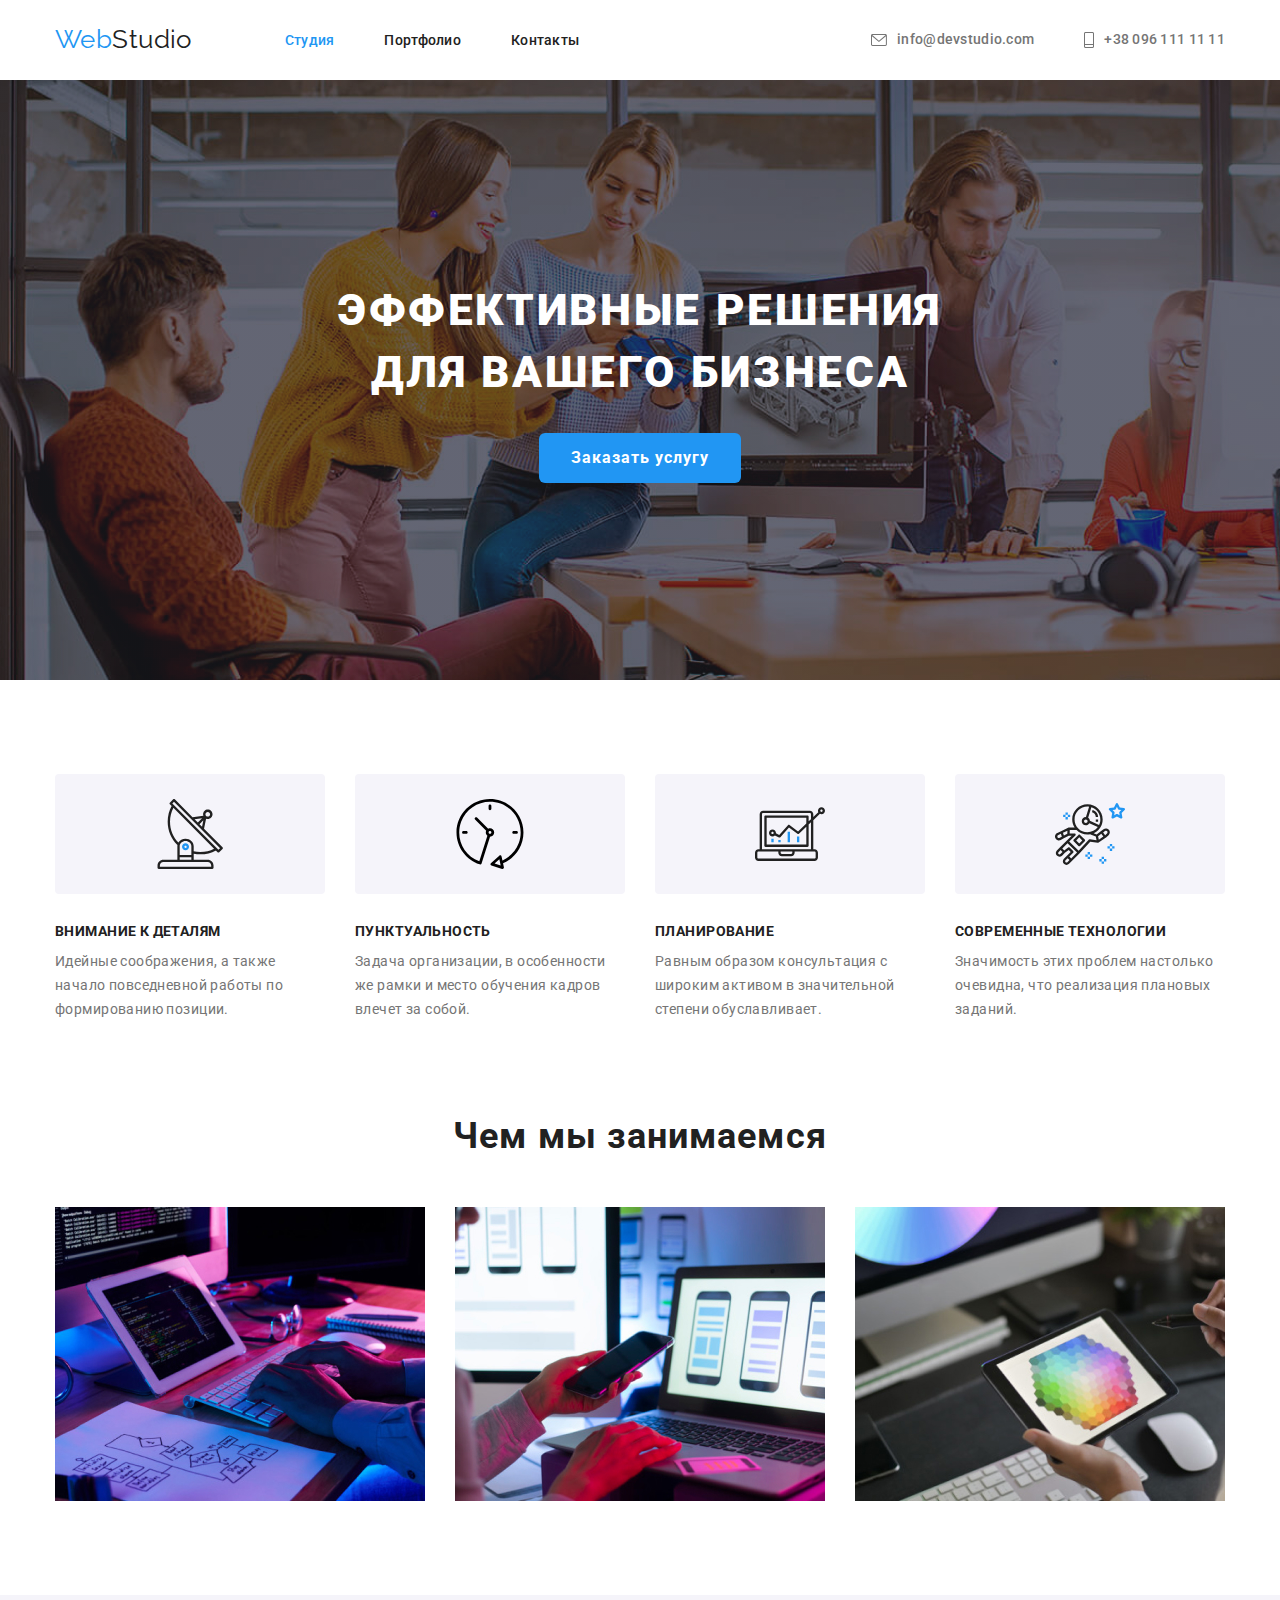
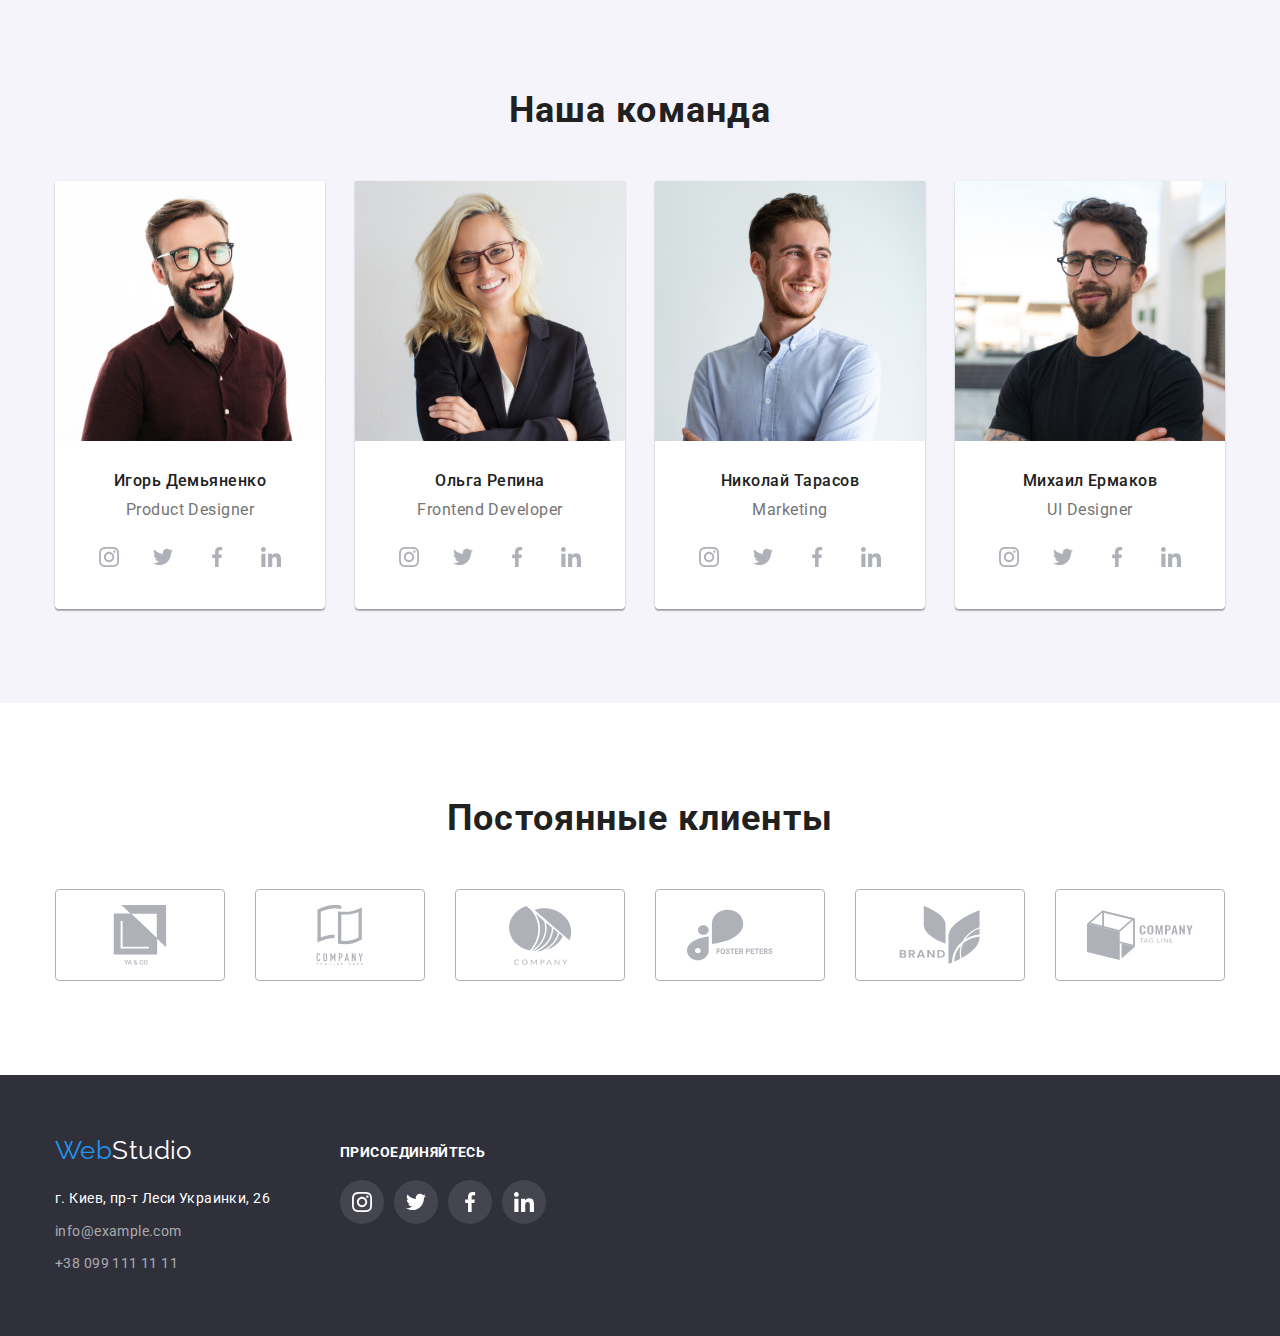
<file: index.html>
<!DOCTYPE html>
<html lang="ru">
	<head>
		<meta charset="UTF-8" />
		<meta http-equiv="X-UA-Compatible" content="IE=edge" />
		<meta name="viewport" content="width=device-width, initial-scale=1.0" />
		<link rel="preconnect" href="https://fonts.googleapis.com" />
		<link rel="preconnect" href="https://fonts.gstatic.com" crossorigin />
		<link
			href="https://fonts.googleapis.com/css2?family=Raleway:wght@700&family=Roboto:wght@400;500;700;900&display=swap"
			rel="stylesheet"
		/>
		<link
			rel="stylesheet"
			href="https://cdnjs.cloudflare.com/ajax/libs/modern-normalize/1.1.0/modern-normalize.min.css"
		/>
		<link rel="stylesheet" href="./css/style.css" />
		<title>Document</title>
	</head>

	<body>
		<!-- Крыша -->
		<header class="container">
			<div class="contact">
				<a class="logo" href="./index.html">Web<span class="web">Studio</span>
				</a>
				<nav>
					<ul class="site-nav">
						<li class="item"><a class="link current" href="">Студия</a></li>
						<li class="item"><a class="link" href="./portfolio.html">Портфолио</a></li>
						<li class="item"><a class="link" href="">Контакты</a></li>
					</ul>
				</nav>
				<div class="cont">
					<a class="contacts" href="mailto:info@devstudio.com">
						<svg class="contacts-icon" width="16" height="12">
							<use class="ph-icons" href="./images/symbol-defs.svg#icon-envelope1"></use>
						</svg>
						info@devstudio.com
					</a>
					<a class="contacts" href="tel:+380961111111">
						<svg class="contacts-icon" width="10" height="16">
							<use href="./images/symbol-defs.svg#icon-Vector1"></use>
						</svg>
						+38 096 111 11 11
					</a>
				</div>
			</div>
		</header>

		<!-- Основная -->
		<main>
			<section class="heading-bg">
				<div class="container">
					<h1 class="heading-title">
						Эффективные решения
						<br />
						для вашего бизнеса
					</h1>
					<div class="button-padding">
						<button class="button-order" type="button">Заказать услугу</button>
					</div>
				</div>
			</section>
			<!-- Преймущества -->
			<section class="section">
				<div class="container">
					<ul class="listnon">
						<li class="item">
							<div class="icon-box">
								<svg class="icons" width="70px" height="70px">
									<use href="./images/symbol-defs.svg#icon-Group6"></use>
								</svg>
							</div>
							<h3 class="features">Внимание к деталям</h3>
							<p class="features-txt">
								Идейные соображения, а также начало повседневной работы по формированию позиции.
							</p>
						</li>
						<li class="item">
							<div class="icon-box">
								<svg class="icons" width="70px" height="70px">
									<use href="./images/symbol-defs.svg#icon-clock1"></use>
								</svg>
							</div>
							<h3 class="features">Пунктуальность</h3>
							<p class="features-txt">
								Задача организации, в особенности же рамки и место обучения кадров влечет за собой.
							</p>
						</li>
						<li class="item">
							<div class="icon-box">
								<svg class="icons" width="70px" height="70px">
									<use href="./images/symbol-defs.svg#icon-diagram1"></use>
								</svg>
							</div>
							<h3 class="features">Планирование</h3>
							<p class="features-txt">
								Равным образом консультация с широким активом в значительной степени обуславливает.
							</p>
						</li>
						<li class="item">
							<div class="icon-box">
								<svg class="icons" width="70px" height="70px">
									<use href="./images/symbol-defs.svg#icon-astronaut1"></use>
								</svg>
							</div>
							<h3 class="features">Современные технологии</h3>
							<p class="features-txt">Значимость этих проблем настолько очевидна, что реализация плановых заданий.</p>
						</li>
					</ul>
				</div>
			</section>
			<!-- Чем мы занимаемся -->
			<section class="section">
				<div class="container wedo">
					<h2 class="wedo-title">Чем мы занимаемся</h2>
					<ul class="wedo-list">
						<li class="item"><img src="./images/main/box1.jpg" alt="1" width="370" height="294" /></li>
						<li class="item"><img src="./images/main/box2.jpg" alt="2" width="370" height="294" /></li>
						<li class="item"><img src="./images/main/box3.jpg" alt="3" width="370" height="294" /></li>
					</ul>
				</div>
			</section>
			<!-- Наша команда -->
			<section class="team-main">
				<div class="container">
					<h2 class="team-features">Наша команда</h2>
					<ul class="team-list">
						<li class="item">
							<article class="card">
								<div class="card-thumb">
									<img src="./images/main/img(3).jpg" alt="фото1" width="270" />
								</div>
								<div class="card-txt">
									<h3 class="team-names">Игорь Демьяненко</h3>
									<p class="team-positions">Product Designer</p>
								</div>
								<div class="network">
									<ul class="network-list">
										<li class="network-item">
											<a href="" class="network-link">
												<svg class="network-icon" width="20px" height="20px">
													<use href="./images/symbol-defs.svg#icon-instagram1"></use>
												</svg>
											</a>
										</li>
										<li class="network-item">
											<a href="" class="network-link">
												<svg class="network-icon" width="20px" height="20px">
													<use href="./images/symbol-defs.svg#icon-twitter1"></use>
												</svg>
											</a>
										</li>
										<li class="network-item">
											<a href="" class="network-link">
												<svg class="network-icon" width="20px" height="20px">
													<use href="./images/symbol-defs.svg#icon-facebook1"></use>
												</svg>
											</a>
										</li>
										<li class="network-item">
											<a href="" class="network-link">
												<svg class="network-icon" width="20px" height="20px">
													<use href="./images/symbol-defs.svg#icon-linkedin1"></use>
												</svg>
											</a>
										</li>
									</ul>
								</div>
							</article>
						</li>
						<li class="item">
							<article class="card">
								<div class="card-thumb">
									<img src="./images/main/img(2).jpg" alt="фото2" width="270" />
								</div>
								<div class="card-txt">
									<h3 class="team-names">Ольга Репина</h3>
									<p class="team-positions">Frontend Developer</p>
								</div>
								<div class="network">
									<ul class="network-list">
										<li class="network-item">
											<a href="" class="network-link">
												<svg class="network-icon" width="20px" height="20px">
													<use href="./images/symbol-defs.svg#icon-instagram1"></use>
												</svg>
											</a>
										</li>
										<li class="network-item">
											<a href="" class="network-link">
												<svg class="network-icon" width="20px" height="20px">
													<use href="./images/symbol-defs.svg#icon-twitter1"></use>
												</svg>
											</a>
										</li>
										<li class="network-item">
											<a href="" class="network-link">
												<svg class="network-icon" width="20px" height="20px">
													<use href="./images/symbol-defs.svg#icon-facebook1"></use>
												</svg>
											</a>
										</li>
										<li class="network-item">
											<a href="" class="network-link">
												<svg class="network-icon" width="20px" height="20px">
													<use href="./images/symbol-defs.svg#icon-linkedin1"></use>
												</svg>
											</a>
										</li>
									</ul>
								</div>
							</article>
						</li>
						<li class="item">
							<article class="card">
								<div class="card-thumb">
									<img src="./images/main/img(1).jpg" alt="фото3" width="270" />
								</div>
								<div class="card-txt">
									<h3 class="team-names">Николай Тарасов</h3>
									<p class="team-positions">Marketing</p>
								</div>
								<div class="network">
									<ul class="network-list">
										<li class="network-item">
											<a href="" class="network-link">
												<svg class="network-icon" width="20px" height="20px">
													<use href="./images/symbol-defs.svg#icon-instagram1"></use>
												</svg>
											</a>
										</li>
										<li class="network-item">
											<a href="" class="network-link">
												<svg class="network-icon" width="20px" height="20px">
													<use href="./images/symbol-defs.svg#icon-twitter1"></use>
												</svg>
											</a>
										</li>
										<li class="network-item">
											<a href="" class="network-link">
												<svg class="network-icon" width="20px" height="20px">
													<use href="./images/symbol-defs.svg#icon-facebook1"></use>
												</svg>
											</a>
										</li>
										<li class="network-item">
											<a href="" class="network-link">
												<svg class="network-icon" width="20px" height="20px">
													<use href="./images/symbol-defs.svg#icon-linkedin1"></use>
												</svg>
											</a>
										</li>
									</ul>
								</div>
							</article>
						</li>
						<li class="item">
							<article class="card">
								<div class="card-thumb">
									<img src="./images/main/img.jpg" alt="фото4" width="270" />
								</div>
								<div class="card-txt">
									<h3 class="team-names">Михаил Ермаков</h3>
									<p class="team-positions">UI Designer</p>
								</div>
								<div class="network">
									<ul class="network-list">
										<li class="network-item">
											<a href="" class="network-link">
												<svg class="network-icon" width="20px" height="20px">
													<use href="./images/symbol-defs.svg#icon-instagram1"></use>
												</svg>
											</a>
										</li>
										<li class="network-item">
											<a href="" class="network-link">
												<svg class="network-icon" width="20px" height="20px">
													<use href="./images/symbol-defs.svg#icon-twitter1"></use>
												</svg>
											</a>
										</li>
										<li class="network-item">
											<a href="" class="network-link">
												<svg class="network-icon" width="20px" height="20px">
													<use href="./images/symbol-defs.svg#icon-facebook1"></use>
												</svg>
											</a>
										</li>
										<li class="network-item">
											<a href="" class="network-link">
												<svg class="network-icon" width="20px" height="20px">
													<use href="./images/symbol-defs.svg#icon-linkedin1"></use>
												</svg>
											</a>
										</li>
									</ul>
								</div>
							</article>
						</li>
					</ul>
				</div>
			</section>
			<!-- Постоянные клиенты -->
			<section class="section">
				<h2 class="clients-title">Постоянные клиенты</h2>
				<div class="container">
					<ul class="clients-list">
						<li class="item">
							<a class="clients-link" href="">
								<svg class="clients-icon" width="106px" height="60px">
									<use href="./images/symbol-defs.svg#icon-group5"></use>
								</svg>
							</a>
						</li>
						<li class="item">
							<a class="clients-link" href="">
								<svg class="clients-icon" width="106px" height="60px">
									<use href="./images/symbol-defs.svg#icon-group4"></use>
								</svg>
							</a>
						</li>
						<li class="item">
							<a class="clients-link" href="">
								<svg class="clients-icon" width="106px" height="60px">
									<use href="./images/symbol-defs.svg#icon-group3"></use>
								</svg>
							</a>
						</li>
						<li class="item">
							<a class="clients-link" href="">
								<svg class="clients-icon" width="106px" height="60px">
									<use href="./images/symbol-defs.svg#icon-group-2-1"></use>
								</svg>
							</a>
						</li>
						<li class="item">
							<a class="clients-link" href="">
								<svg class="clients-icon" width="106px" height="60px">
									<use href="./images/symbol-defs.svg#icon-group1"></use>
								</svg>
							</a>
						</li>
						<li class="item">
							<a class="clients-link" href="">
								<svg class="clients-icon" width="106px" height="60px">
									<use href="./images/symbol-defs.svg#icon-Object1"></use>
								</svg>
							</a>
						</li>
					</ul>
				</div>
			</section>
		</main>
		<!-- Футер -->
		<footer class="section footer">
			<div class="container main">
				<div>
					<a class="logo-footer" href="./index.html">
						Web
						<span class="webf">Studio</span>
					</a>
					<address class="address-footer">
						<p class="address">г. Киев, пр-т Леси Украинки, 26</p>
						<a class="contactsf" href="info@example.com">info@example.com</a>
						<a class="contactsf" href="tel:+380991111111">+38 099 111 11 11</a>
					</address>
				</div>
				<div class="join">
					<h2 class="join-h">Присоединяйтесь</h2>
					<ul class="join-list">
						<li class="join-item">
							<a href="" class="join-link">
								<svg class="join-icon" width="20px" height="20px">
									<use href="./images/symbol-defs.svg#icon-instagram1"></use>
								</svg>
							</a>
						</li>
						<li class="join-item">
							<a href="" class="join-link">
								<svg class="join-icon" width="20px" height="20px">
									<use href="./images/symbol-defs.svg#icon-twitter1"></use>
								</svg>
							</a>
						</li>
						<li class="join-item">
							<a href="" class="join-link">
								<svg class="join-icon" width="20px" height="20px">
									<use href="./images/symbol-defs.svg#icon-facebook1"></use>
								</svg>
							</a>
						</li>
						<li class="join-item">
							<a href="" class="join-link">
								<svg class="join-icon" width="20px" height="20px">
									<use href="./images/symbol-defs.svg#icon-linkedin1"></use>
								</svg>
							</a>
						</li>
					</ul>
				</div>
			</div>
		</footer>
	</body>
</html>
</file>
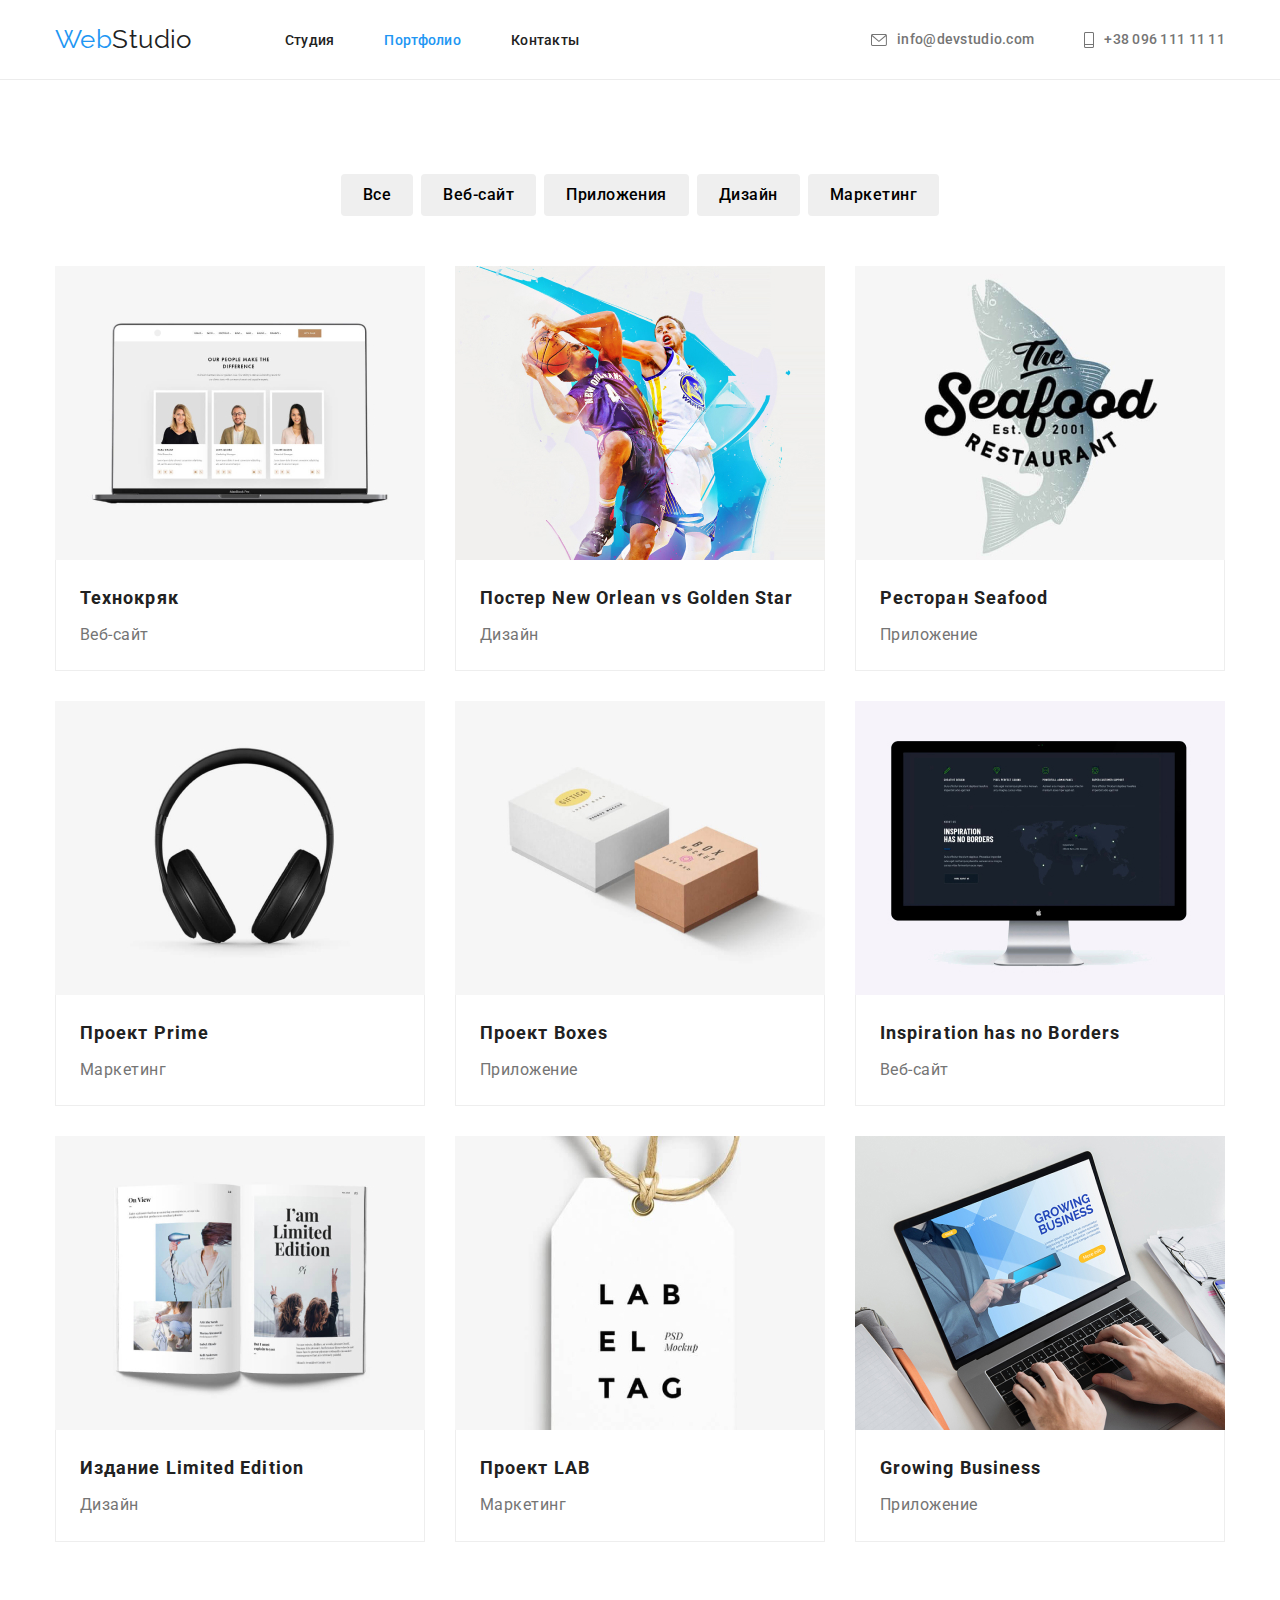
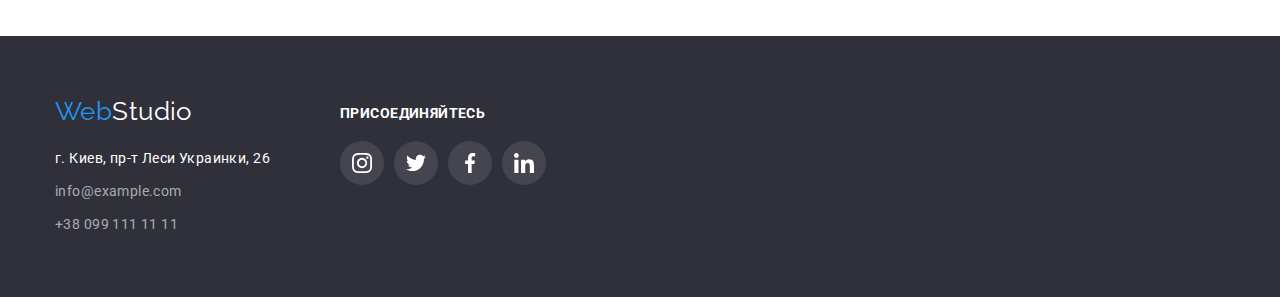
<file: portfolio.html>
<!DOCTYPE html>
<html lang="ru">

<head>
	<meta charset="UTF-8" />
	<meta http-equiv="X-UA-Compatible" content="IE=edge" />
	<meta name="viewport" content="width=device-width, initial-scale=1.0" />
	<link rel="preconnect" href="https://fonts.googleapis.com" />
	<link rel="preconnect" href="https://fonts.gstatic.com" crossorigin />
	<link
		href="https://fonts.googleapis.com/css2?family=Raleway:wght@700&family=Roboto:wght@400;500;700;900&display=swap"
		rel="stylesheet" />
	<link rel="stylesheet"
		href="https://cdnjs.cloudflare.com/ajax/libs/modern-normalize/1.1.0/modern-normalize.min.css">
	<link rel="stylesheet" href="./css/style.css">
	<title>Document</title>
</head>
<header class="header">
	<div class="container">
		<nav class="con">
			<a class="logo" href="./index.html">
				Web<span class="web">Studio</span>
			</a>
			<ul class="site-nav">
				<li class="item"><a class="link" href="./index.html">Студия</a></li>
				<li class="item"><a class="link current" href="">Портфолио</a></li>
				<li class="item"><a class="link" href="">Контакты</a></li>
			</ul>
			<div class="cont">
				<a class="contacts" href="mailto:info@devstudio.com"><svg class="contacts-icon" width="16" height="12">
						<use class="ph-icons" href="./images/symbol-defs.svg#icon-envelope1"></use>
					</svg>info@devstudio.com</a>
				<a class="contacts" href="tel:+380961111111"><svg class="contacts-icon" width="10" height="16">
						<use href="./images/symbol-defs.svg#icon-Vector1"></use>
					</svg>+38 096 111 11 11</a>
			</div>
		</nav>
	</div>
</header>
<!-- Main -->
<main>
	<section class="portfolio  section">
		<!-- Фильтры -->
		<div class="container">
			<ul class="filter-button">
				<li class="item">
					<button class="filter-list" type="button">Все</button>
				</li>
				<li class="item">
					<button class="filter-list" type="button">Веб-сайт</button>
				</li>
				<li class="item">
					<button class="filter-list" type="button">Приложения</button>
				</li>
				<li class="item">
					<button class="filter-list" type="button">Дизайн</button>
				</li>
				<li class="item">
					<button class="filter-list" type="button">Маркетинг</button>
				</li>
			</ul>
			<!-- портфолио -->
			<h1 hidden class="hide">портфолио</h1>
			<ul class="filter">
				<li class="item">
					<a class="portfolio-link" href="">
						<img class="portfolio-img" src="./images/portfolio/img1.jpg" alt="технокряк" width="370"
							height="294" />
						<div class="border">
							<h2 class="portfolio-list">Технокряк</h2>
							<p class="portfolio-expl">Веб-сайт</p>
						</div>
					</a>
				</li>
				<li class="item">
					<a class="portfolio-link" href="">
						<img class="portfolio-img" src="./images/portfolio/img2.jpg"
							alt="постер New Orlean vs Golden Star" width="370" height="294" />
						<div class="border">
							<h2 class="portfolio-list">Постер New Orlean vs Golden Star</h2>
							<p class="portfolio-expl">Дизайн</p>
						</div>
					</a>
				</li>
				<li class="item">
					<a class="portfolio-link" href="">
						<img class="portfolio-img" src="./images/portfolio/img3.jpg" alt="ресторан Seafood" width="370"
							height="294" />
						<div class="border">
							<h2 class="portfolio-list">Ресторан Seafood</h2>
							<p class="portfolio-expl">Приложение</p>
						</div>
					</a>
				</li>
				<li class="item">
					<a class="portfolio-link" href="">
						<img class="portfolio-img" src="./images/portfolio/img4.jpg" alt="проект Prime" width="370"
							height="294" />
						<div class="border">
							<h2 class="portfolio-list">Проект Prime</h2>
							<p class="portfolio-expl">Маркетинг</p>
						</div>
					</a>
				</li>
				<li class="item">
					<a class="portfolio-link" href="">
						<img class="portfolio-img" src="./images/portfolio/img5.jpg" alt="проект Boxes" width="370"
							height="294" />
						<div class="border">
							<h2 class="portfolio-list">Проект Boxes</h2>
							<p class="portfolio-expl">Приложение</p>
						</div>
					</a>
				</li>
				<li class="item">
					<a class="portfolio-link" href="">
						<img class="portfolio-img" src="./images/portfolio/img6.jpg" alt="inspiration has no Borders"
							width="370" height="294" />
						<div class="border">
							<h2 class="portfolio-list">Inspiration has no Borders</h2>
							<p class="portfolio-expl">Веб-сайт</p>
						</div>
					</a>
				</li>
				<li class="item">
					<a class="portfolio-link" href="">
						<img class="portfolio-img" src="./images/portfolio/img7.jpg" alt="издание Limited Edition"
							width="370" height="294" />
						<div class="border">
							<h2 class="portfolio-list">Издание Limited Edition</h2>
							<p class="portfolio-expl">Дизайн</p>
						</div>
					</a>
				</li>
				<li class="item">
					<a class="portfolio-link" href="">
						<img class="portfolio-img" src="./images/portfolio/img8.jpg" alt="проект LAB" width="370"
							height="294" />
						<div class="border">
							<h2 class="portfolio-list">Проект LAB</h2>
							<p class="portfolio-expl">Маркетинг</p>
						</div>
					</a>
				</li>
				<li class="item">
					<a class="portfolio-link" href="">
						<img class="portfolio-img" src="./images/portfolio/img9.jpg" alt="growing Business" width="370"
							height="294" />
						<div class="border">
							<h2 class="portfolio-list">Growing Business</h2>
							<p class="portfolio-expl">Приложение</p>
						</div>
					</a>
				</li>
			</ul>
		</div>
	</section>
</main>
<!-- Футер -->
<footer class="section footer">
			<div class="container main">
				<div>
					<a class="logo-footer" href="./index.html">
						Web
						<span class="webf">Studio</span>
					</a>
					<address class="address-footer">
						<p class="address">г. Киев, пр-т Леси Украинки, 26</p>
						<a class="contactsf" href="info@example.com">info@example.com</a>
						<a class="contactsf" href="tel:+380991111111">+38 099 111 11 11</a>
					</address>
				</div>
				<div class="join">
					<h2 class="join-h">Присоединяйтесь</h2>
					<ul class="join-list">
						<li class="join-item">
							<a href="" class="join-link">
								<svg class="join-icon" width="20px" height="20px">
									<use href="./images/symbol-defs.svg#icon-instagram1"></use>
								</svg>
							</a>
						</li>
						<li class="join-item">
							<a href="" class="join-link">
								<svg class="join-icon" width="20px" height="20px">
									<use href="./images/symbol-defs.svg#icon-twitter1"></use>
								</svg>
							</a>
						</li>
						<li class="join-item">
							<a href="" class="join-link">
								<svg class="join-icon" width="20px" height="20px">
									<use href="./images/symbol-defs.svg#icon-facebook1"></use>
								</svg>
							</a>
						</li>
						<li class="join-item">
							<a href="" class="join-link">
								<svg class="join-icon" width="20px" height="20px">
									<use href="./images/symbol-defs.svg#icon-linkedin1"></use>
								</svg>
							</a>
						</li>
					</ul>
				</div>
			</div>
		</footer>
</body>

</html>
</file>
<file: css/style.css>
:root {
    /* background color*/
    --main-bg-color: #ffffff;
    --second-bg-color: #2f303a;
    --third-bg-color: #f5f4fa;

    /* font color */
    --main-txt-color: #212121;
    --second-txt-color: #757575;
    --third-txt-color: #ffffff;
    --hover-txt-color: #2196f3;
    /* Shadow */
    --card-shadow: 0px 1px 3px rgba(0, 0, 0, 0.12),
        0px 1px 1px rgba(0, 0, 0, 0.14),
        0px 2px 1px rgba(0, 0, 0, 0.2);
}

*,
*::before,
*::after {
    box-sizing: border-box;
}


h1,
h2,
h3,
h4,
ul,
p {
    padding: 0;
    margin-top: 0;
    margin-bottom: 0;
}

.section {
    padding-top: 94px;
}


.container {
    width: 1200px;
    margin-left: auto;
    margin-right: auto;
    padding-left: 15px;
    padding-right: 15px;
}

img {
    display: block;
    max-width: 100%;
    height: auto;
}

/*  hide */
.hide {
    color: var(--third-txt-color);
}

/* !!!!!STUDIO!!!!! */


/* body  */
body {
    font-family: Roboto, sans-serif;
    color: var(--main-txt-color);
    font-size: 14px;
    letter-spacing: 0.03em;
}

/* header */

.contact {
    height: 80px;
    align-items: center;
    display: flex;
}

.cont {
    display: inline-flex;
    margin-left: auto;
}

.logo {
    color: var(--hover-txt-color);
    text-decoration: none;
    font-family: Raleway, sans-serif;
    font-size: 26px;
    line-height: 1.2;
}

.web {
    color: var(--main-txt-color)
}


/* Site NAV */


.site-nav {
    margin-left: 93px;
    list-style: none;
    display: flex;
}

.site-nav>.item:not(:last-child) {
    margin-right: 50px;
}

.link {
    text-decoration: none;
    font-weight: 500;
    line-height: 1.1;
    letter-spacing: 0.02em;
    color: var(--main-txt-color);
}

.link:hover,
.link:focus {
    color: var(--hover-txt-color);
}

.site-nav .current {
    color: var(--hover-txt-color);
}

/* CONTACTS */
.contacts {

    display: inline-flex;
    align-items: center;
    text-decoration: none;
    font-weight: 500;
    line-height: 1.1;
    letter-spacing: 0.02em;

    color: var(--second-txt-color);
    fill: var(--second-txt-color);
}

.contacts-icon {
    padding: 0;
    margin-right: 10px;
}

.contacts:not(:last-child) {
    margin-right: 50px;
}

.contacts:hover,
.contacts:focus {
    color: var(--hover-txt-color);
    fill: var(--hover-txt-color);
}

/* Main */

.heading-bg {
    max-width: 1600px;
    height: 600px;
    margin-left: auto;
    margin-right: auto;
    padding-top: 200px;
    padding-bottom: 200px;
    text-align: center;
    background-image: linear-gradient(to right, rgba(47, 48, 58, 0.4), rgba(47, 48, 58, 0.4)), url(../images/main/background.jpg);

    background-color: var(--second-bg-color)
}

.heading-title {
    margin-bottom: 30px;
    color: var(--third-txt-color);
    font-weight: 900;
    font-size: 44px;
    line-height: 1.4;
    letter-spacing: 0.06em;
    text-transform: uppercase;
}



.button-order {
    border-radius: 6px;
    padding: 10px 32px;
    min-width: 200px;
    margin-left: auto;
    margin-right: auto;



    background-color: var(--hover-txt-color);
    color: var(--third-txt-color);
    font-family: 'Roboto';
    font-weight: 700;
    font-size: 16px;
    line-height: 30px;
    border: none;

    display: flex;
    align-items: center;
    text-align: center;
    letter-spacing: 0.06em;
    border-style: none;
    cursor: pointer;
}

.button-order:hover,
.button-order:focus {
    background-color: #188CE8;
}


/* features */


.listnon {
    display: flex;
    list-style-type: none;
}

.listnon>.item {
    flex-basis: calc((100% - 90px) / 4);
}

.listnon>.item:not(:last-child) {
    margin-right: 30px;
}

.icon-box {
    display: flex;
    height: 120px;
    justify-content: center;
    align-items: center;
    margin-bottom: 30px;
    background-color: var(--third-bg-color);
    border-radius: 4px;

}



.features {
    padding-bottom: 10px;
    font-size: 14px;
    font-weight: 700;
    line-height: 1.1;
    letter-spacing: 0.03em;
    text-transform: uppercase;

    color: var(--main-txt-color)
}

.features-txt {
    font-size: 14px;
    line-height: 24px;
    letter-spacing: 0.03em;

    color: var(--second-txt-color)
}

/* what We Do */

.wedo {
    padding-bottom: 94px;
}


.wedo-title {
    margin-bottom: 50px;
    font-family: 'Roboto';
    font-style: normal;
    font-weight: 700;
    font-size: 36px;
    line-height: 42px;
    text-align: center;
    letter-spacing: 0.03em;

    color: var(--main-txt-color)
}

.wedo-list {
    display: flex;
    list-style: none;
    margin-left: -30px;
}

.wedo-list>.item {
    flex-basis: calc((100% - 90px) / 3);
    margin-left: 30px;
}

/* our team */

.team-main {
    padding-top: 94px;
    padding-bottom: 94px;
    background-color: var(--third-bg-color);
}


.team-features {
    margin-bottom: 50px;
    font-family: 'Roboto';
    font-style: normal;
    font-weight: 700;
    font-size: 36px;
    line-height: 42px;
    text-align: center;
    letter-spacing: 0.03em;

    color: var(--main-txt-color)
}

.team-list {
    display: flex;
    margin-left: -30px;
    list-style-type: none;
}

.team-list>.item {
    flex-basis: calc((100% - 120px) / 4);
    margin-left: 30px;
}

.team-list>.item {
    background-color: var(--main-bg-color);
}


.team-names {
    margin-bottom: 10px;
    font-family: 'Roboto';
    font-style: normal;
    font-weight: 500;
    font-size: 16px;
    line-height: 19px;
    text-align: center;
    letter-spacing: 0.03em;

    color: var(--main-txt-color)
}

.team-positions {
    font-family: 'Roboto';
    font-style: normal;
    font-weight: 400;
    font-size: 16px;
    line-height: 19px;
    text-align: center;
    letter-spacing: 0.03em;

    color: var(--second-txt-color)
}

.card-txt {
    padding-top: 30px;
}

.team-list>.item {
    box-shadow: var(--card-shadow);
    border-radius: 0px 0px 4px 4px;
}

.network {
    margin-top: 16px;
    margin-bottom: 30px;
    margin-left: 32px;
    margin-right: 32px;
    display: flex;
    height: 44px;
}

.network-list {
    list-style: none;
    display: flex;
}

.network-item:not(:last-child) {
    margin-right: 10px;
}

.network-link {
    fill: #AFB1B8;
    display: flex;
    list-style: none;
    align-items: center;
    justify-content: center;
    width: 44px;
    height: 44px;
    border-radius: 50px;
}

.network-link:hover,
.network-link:focus {
    fill: var(--third-txt-color);
    background-color: var(--hover-txt-color);
}


/* Clients */

.clients-title {
    text-align: center;
    margin-bottom: 50px;

    font-weight: 700;
    font-size: 36px;
    line-height: 42px;
    text-align: center;
    letter-spacing: 0.03em;

    color: var(--main-txt-color)
}

.clients-list {
    display: flex;
    list-style: none;
    margin-right: -30px;
    padding-bottom: 94px;
}

.clients-list>.item {
    flex-basis: calc((100% / 5) - 30px);
    margin-right: 30px;
    display: flex;
    justify-content: center;
    align-items: center;
    width: 170px;
    height: 92px;
}


.clients-link {
    display: flex;
    justify-content: center;
    align-items: center;
    width: 170px;
    height: 92px;
    border: 1px solid #AFB1B8;
    border-radius: 4px;
    fill: #AFB1B8;

}

.clients-link:hover,
.clients-link:focus {
    fill: var(--hover-txt-color);
    border: 1px solid var(--hover-txt-color);
}



/* footer */
.main {
    display: flex;
}

.footer {
    display: flex;
    background-color: var(--second-bg-color);
    padding-bottom: 60px;
    padding-top: 60px;
}

.logo-footer {
    display: flex;
    margin-bottom: 20px;

    color: var(--hover-txt-color);
    text-decoration: none;
    font-family: Raleway, sans-serif;
    font-size: 26px;
    line-height: 1.2;
}

.webf {
    color: var(--third-txt-color);
}

.address {
    margin-bottom: 9px;
    font-family: 'Roboto';
    font-style: normal;
    font-weight: 400;
    font-size: 14px;
    line-height: 1.71;
    letter-spacing: 0.03em;

    color: var(--third-txt-color);
}

.contactsf {
    color: rgba(255, 255, 255, 0.6);
    font-style: normal;
    text-decoration: none;
    font-weight: 400;
    line-height: 1.71;
    letter-spacing: 0.03em;
}

.contactsf:not(:last-child) {
    margin-bottom: 9px;
}


.contactsf {
    display: flex;
}

/* Join us */

.join {
    margin-left: 70px;
    height: 80px;
}


.join-h {
    margin-top: 9px;
    margin-right: auto;
    margin-bottom: 20px;
    font-weight: 700;
    font-size: 14px;
    line-height: 16px;
    letter-spacing: 0.03em;
    text-transform: uppercase;

    color: #FFFFFF;
}

.join-list {
    list-style: none;
    display: flex;
}

.join-link {
    display: flex;
    list-style: none;
    align-items: center;
    justify-content: center;
    width: 44px;
    height: 44px;
    border-radius: 50px;
    background-color: rgba(255, 255, 255, 10%);
    fill: var(--third-txt-color);
}

.join-item:not(:last-child) {
    margin-right: 10px;
}

.join-link:hover,
.join-link:focus {
    background-color: var(--hover-txt-color);
}





/* !!!!!!PORTFOLIO!!!! */

.header {
    border-bottom: 1px solid #ECECEC;
    height: 80px;
}

/* filters */

.border {
    padding: 20px 24px;
    border: 1px solid #EEEEEE;
    border-top: none;
}

.filter {
    display: flex;
    flex-wrap: wrap;
    list-style-type: none;
    margin-left: -30px;
    margin-top: -30px;
}

.filter>.item {
    flex-basis: calc((100% - 90px) / 3);
    margin-left: 30px;
    margin-top: 30px;
}

.filter>.item:nth-child(3n) {
    margin-right: 0;
}

.filter-list {
    padding: 8px 22px;
    border-radius: 4px;
    cursor: pointer;
    border: none;
    font-family: inherit;
    font-weight: 500;
    font-size: 16px;
    line-height: 1.6;
    letter-spacing: 0.03em;
}

.filter-list:hover,
.filter-list:focus {
    box-shadow: 0px 3px 1px rgba(0, 0, 0, 0.1),
        0px 1px 2px rgba(0, 0, 0, 0.08),
        0px 2px 2px rgba(0, 0, 0, 0.12);
    background-color: var(--hover-txt-color);
    color: var(--third-txt-color)
}

.portfolio-link {
    text-decoration: none;
}

.filter>.item:hover,
.filter>.item:focus {
    box-shadow: 0px 1px 1px rgba(0, 0, 0, 0.12), 0px 4px 4px rgba(0, 0, 0, 0.06),
        1px 4px 6px rgba(0, 0, 0, 0.16);
}

.portfolio-list {
    margin-bottom: 4px;
    font-size: 18px;
    line-height: 2;
    letter-spacing: 0.06em;
    color: var(--main-txt-color)
}

.portfolio-expl {
    font-size: 16px;
    line-height: 1.9;
    letter-spacing: 0.03em;
    color: var(--second-txt-color)
}

.portfolio {
    padding-bottom: 94px;
}

.con {
    margin-bottom: 90px;
    height: 80px;
    align-items: center;
    display: flex;
}

.filter-button {
    margin-bottom: 50px;
    display: flex;
    justify-content: center;

    list-style: none;
}

.filter-button>.item:not(:last-child) {
    margin-right: 8px;
}
</file>
